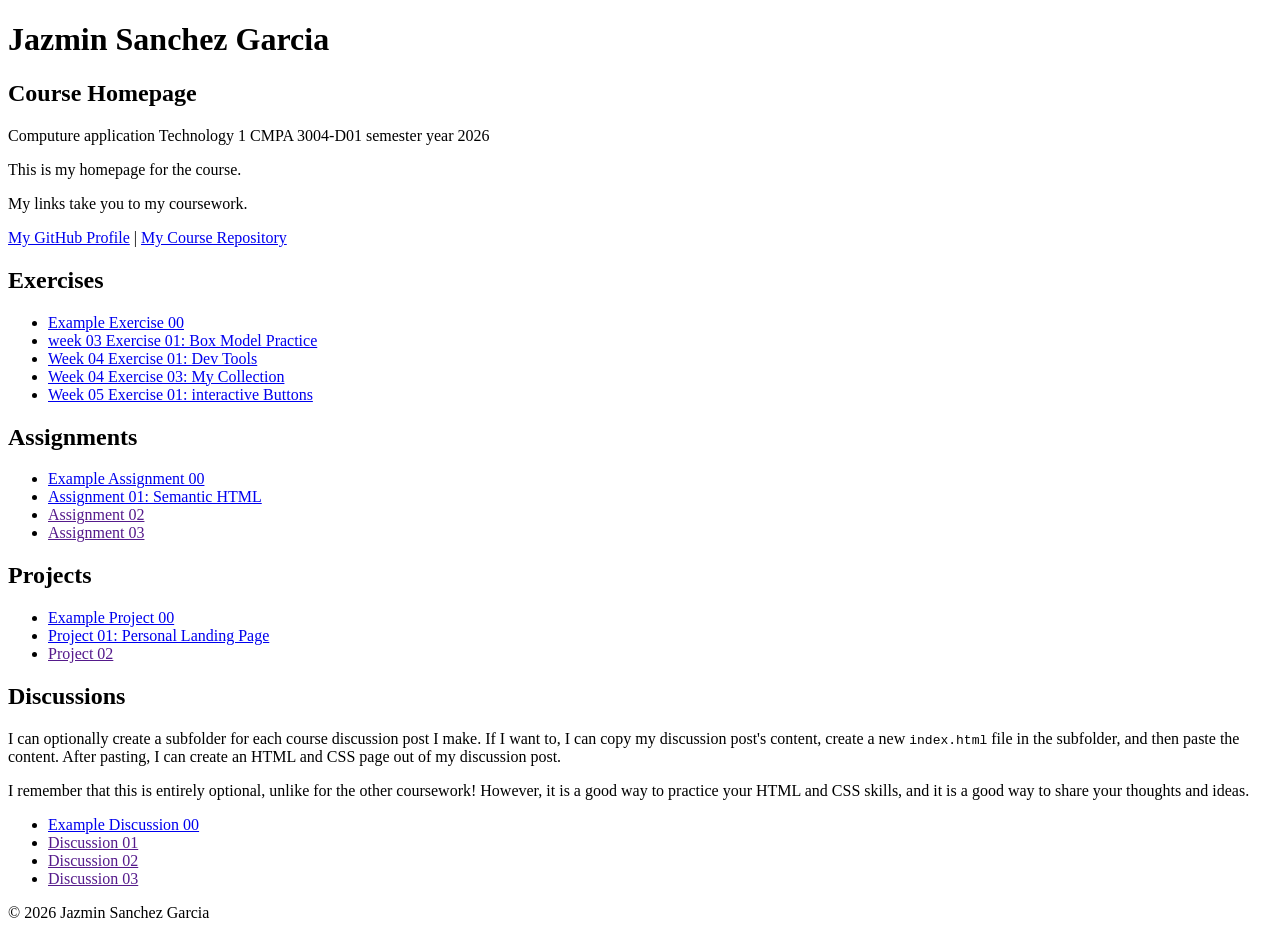
<file: index.html>
<!DOCTYPE html>

<!--

INSTRUCTIONS: HOW TO CHANGE THIS PAGE:

1. Change "Student Name" in the title above to your real name.

2. Change "Your Name" in the big heading below to your real name.

3. Change "your-username" to your real GitHub username in both links.

4. Change "your-repo-name" to the name of this repository.

5. Change "Course Name" to the name of your class.

6. Change "Semester Year" to match when you are taking this class.

7. Add links to your work:
    - Find the words that say "Exercise 01", "Assignment 01", etc.
    - Between the quote marks in href="", put the relative link to your work in the subfolder. You can simply link to the subfolder name. Take a look at the example folders and links to see how to do this.
    - For work not yet started/completed, you can leave the href="" blank until you are ready.
    - Change the words "Exercise 01" to match the name of the exercise. Do the same for assignments and projects. If you add your discussion posts, do the same for them.
    - Do this for each piece of work you finish.

8. You can add more links by copying a whole line like this:
    <li><a href="">New Work Name</a></li>
    Then paste it below the last one in that section.

9. Save your changes and push to GitHub when you are done. Remember you can use GitHub Desktop to help you with this.

Remember: During the course, if you want, you can style your homepage to introduce your own style and aesthetics. To start, keep this page simple and plain. This is just a template to get you started. Embrace the handcrafted approach to web design and development: change things to make them your own.

Remember: You must have a GitHub account, a new GitHub repository for this course, and this file (index.html) in that repository. 

Remember: You must create subfolders for each piece of coursework as the semester progresses.

-->

<html lang="en">
    <head>
        <meta charset="UTF-8" />
        <title>Course Homepage template</title>
        <meta charset="UTF-8" />
        <meta name="viewport" content="width=device-width, initial-scale=1.0" />
        <title>Jazmin Sanchez Garcia - Course Homepage</title>
    </head>

    <body>
        <header>
            <h1>Jazmin Sanchez Garcia</h1>
            <h2>Course Homepage</h2>
            <p>Computure application Technology 1 CMPA 3004-D01 semester year 2026</p>
            <p>This is my homepage for the course.</p>
            <p>My links take you to my coursework.</p>
            <nav>
                <a href="https://github.com/jasanchezgarcia">My GitHub Profile</a>
                |
                <a href="https://jasanchezgarcia.github.io/cmpa3304/">
                    My Course Repository
                </a>
            </nav>
        </header>

        <main>
            <section>
                <h2>Exercises</h2>
                <ul>
                    <li>
                        <a href="example-exercise-00/">Example Exercise 00</a>
                    </li>
                    <li><a href="week-03-exercise-01/">week 03 Exercise 01: Box Model Practice</a></li>
                    <li><a href="week-04-exercise-01/">Week 04 Exercise 01: Dev Tools</a></li>
                    <li><a href="week-04-exercise-02">Week 04 Exercise 03: My Collection</a></li>
                    <li><a href="week-05-exercise-01">Week 05 Exercise 01: interactive Buttons</a></li>
                </ul>
            </section>

            <section>
                <h2>Assignments</h2>
                <ul>
                    <li>
                        <a href="example-assignment-00/">
                            Example Assignment 00
                        </a>
                    </li>
                    <li><a href="assignment-01/">Assignment 01: Semantic HTML</a></li>
                    <li><a href="">Assignment 02</a></li>
                    <li><a href="">Assignment 03</a></li>
                </ul>
            </section>

            <section>
                <h2>Projects</h2>
                <ul>
                    <li>
                        <a href="example-project-00/">Example Project 00</a>
                    </li>
                    <li><a href="project-01/">Project 01: Personal Landing Page</a></li>
                    <li><a href="">Project 02</a></li>
                </ul>
            </section>

            <section>
                <h2>Discussions</h2>
                <p>
                    I can optionally create a subfolder for each course
                    discussion post I make. If I want to, I can copy my
                    discussion post's content, create a new
                    <code>index.html</code>
                    file in the subfolder, and then paste the content. After
                    pasting, I can create an HTML and CSS page out of my
                    discussion post.
                </p>
                <p>
                    I remember that this is entirely optional, unlike for the
                    other coursework! However, it is a good way to practice your
                    HTML and CSS skills, and it is a good way to share your
                    thoughts and ideas.
                </p>
                <ul>
                    <li>
                        <a href="example-discussion-00/">
                            Example Discussion 00
                        </a>
                    </li>
                    <li><a href="">Discussion 01</a></li>
                    <li><a href="">Discussion 02</a></li>
                    <li><a href="">Discussion 03</a></li>
                </ul>
            </section>
        </main>

        <footer>
            <p>&copy; 2026 Jazmin Sanchez Garcia</p>
        </footer>
    </body>
</html>
</file>
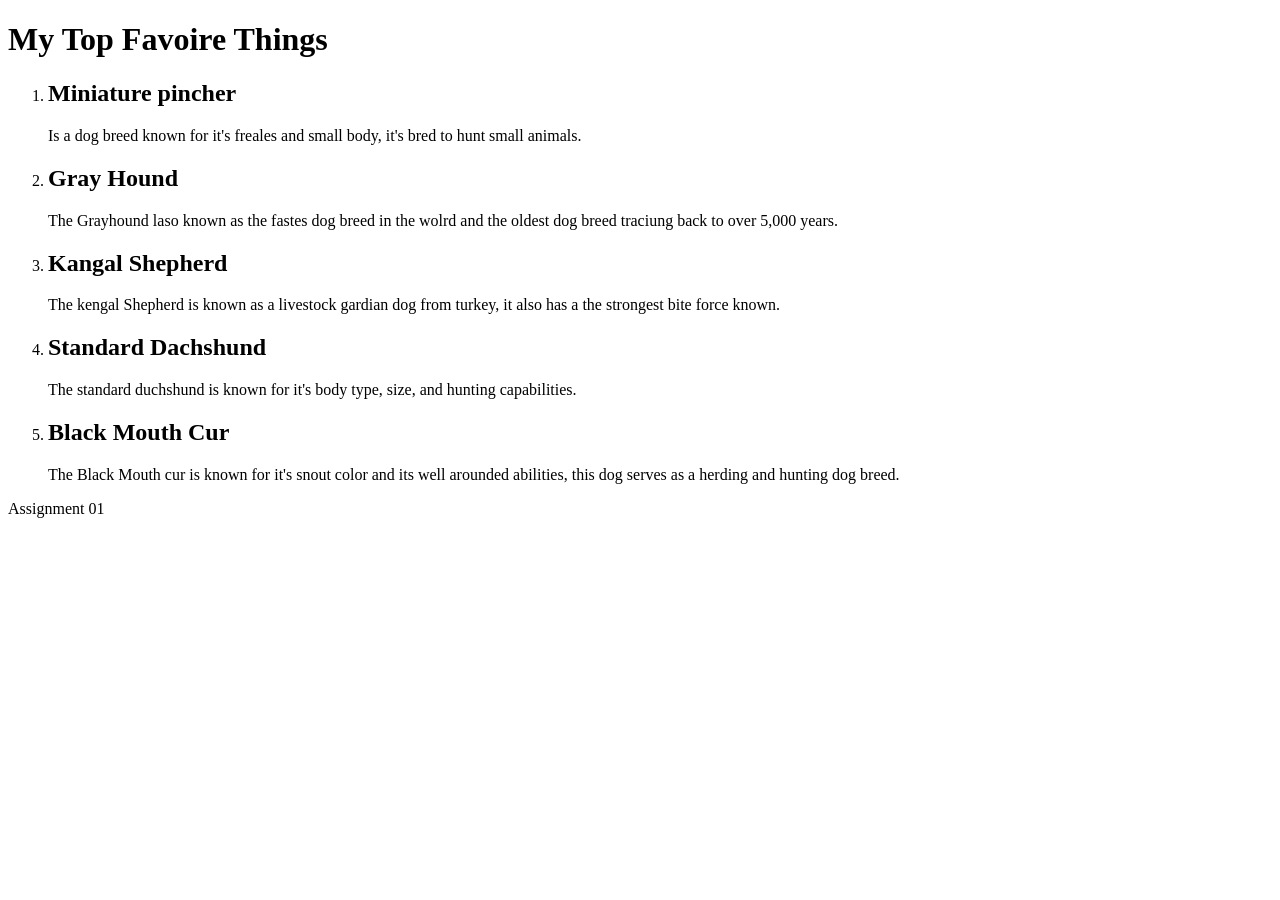
<file: assigment-01/index.html>
<!DOCTYPE html>
<head> 
    <title>My top five favoire things</title>
    <meta name="viewport" concent=" width=device-width, initial-scale=1.0" />
    <meta charset="Utf-8" />

</head>
<Body>
    <header>
    <h1>My Top Favoire Things</h1>
    </header>
    <main> 
        <ol>
            <li>
                <h2>Miniature pincher</h2>
            <p>Is a dog breed known for it's freales and small body,
                 it's bred to hunt small animals.</p>
            </li>
            <li>
                <h2>Gray Hound</h2>
            <p>The Grayhound laso known as the fastes dog breed in the wolrd and
                 the oldest dog breed traciung back to over 5,000 years.</p>
            </li>
            <li>
                <h2>Kangal Shepherd</h2>
                <p>The kengal Shepherd is known as a livestock gardian dog from turkey, 
                    it also has a the strongest bite force known. 
                </p>
            </li>
            <li>
                    <h2>Standard Dachshund</h2>
                    <p>The standard duchshund is known for it's body type, size, and hunting capabilities.</p>
                
                </li>
            <li>
                <h2>Black Mouth Cur</h2>
                <p>The Black Mouth cur is known for it's snout color and its well arounded abilities,
                    this dog serves as a herding and hunting dog breed. 
                </p>

            </li>

        </ol>

    </main>
    <footer>
        <p>Assignment 01</p>

    </footer>
</Body>
</file>
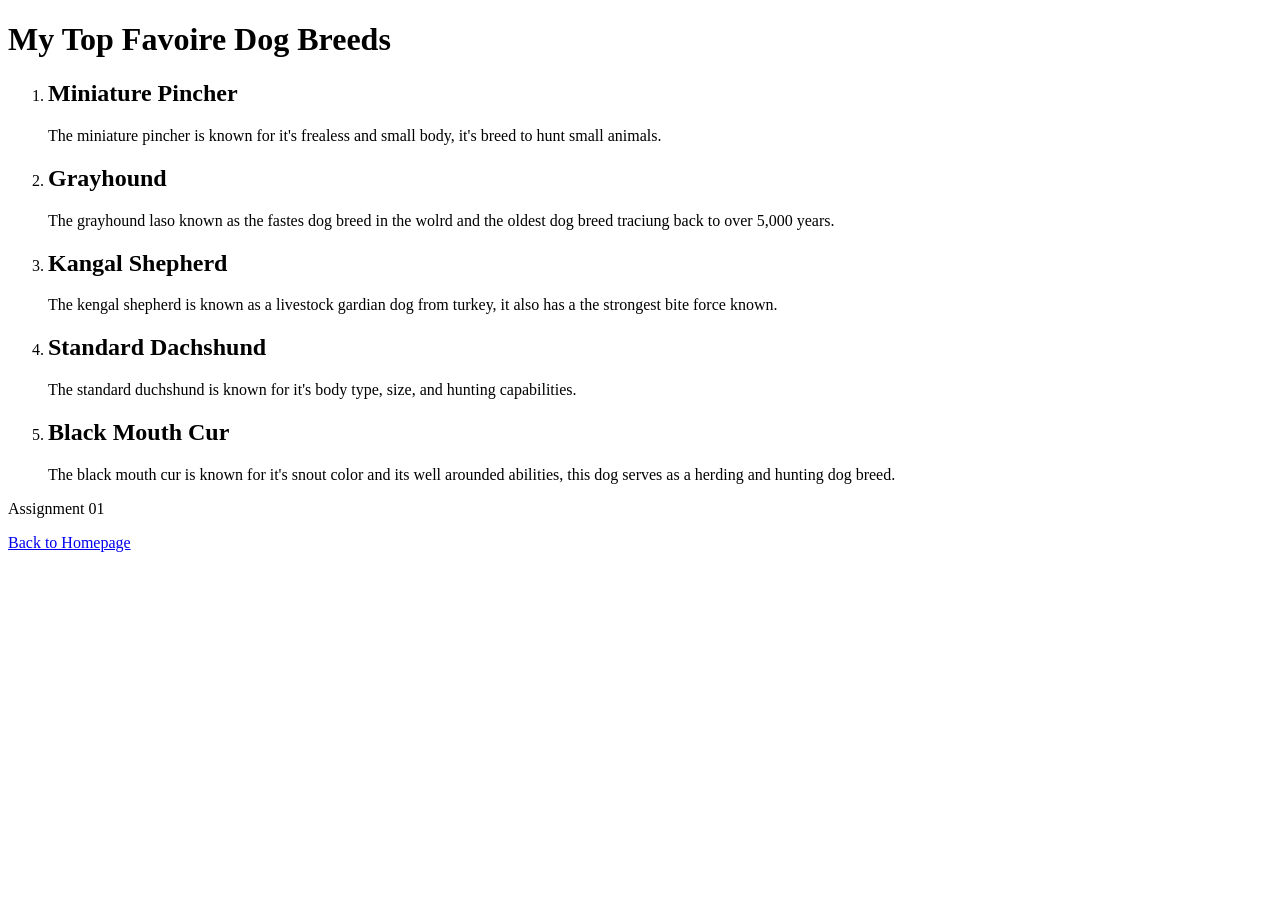
<file: assignment-01/index.html>
<!DOCTYPE html>
<head> 
    <title>My Top five Favorite Dog Breeds</title>
    <meta name="viewport" concent=" width=device-width, initial-scale=1.0" />
    <meta charset="Utf-8" />

</head>
<Body>
    <header>
    <h1>My Top Favoire Dog Breeds</h1>
    </header>
    <main> 
        <ol>
            <li>
                <h2>Miniature Pincher</h2>
            <p>The miniature pincher is known for it's frealess and small body,
                 it's breed to hunt small animals.</p>
            </li>
            <li>
                <h2>Grayhound</h2>
            <p>The grayhound laso known as the fastes dog breed in the wolrd and
                 the oldest dog breed traciung back to over 5,000 years.</p>
            </li>
            <li>
                <h2>Kangal Shepherd</h2>
                <p>The kengal shepherd is known as a livestock gardian dog from turkey, 
                    it also has a the strongest bite force known. 
                </p>
            </li>
            <li>
                    <h2>Standard Dachshund</h2>
                    <p>The standard duchshund is known for it's body type, size, and hunting capabilities.</p>
                
                </li>
            <li>
                <h2>Black Mouth Cur</h2>
                <p>The black mouth cur is known for it's snout color and its well arounded abilities,
                    this dog serves as a herding and hunting dog breed. 
                </p>

            </li>

        </ol>

    </main>

    <footer>
        <p>Assignment 01</p>

    </footer>
    
    <a href="../index.html">Back to Homepage</a>
</Body>
</file>
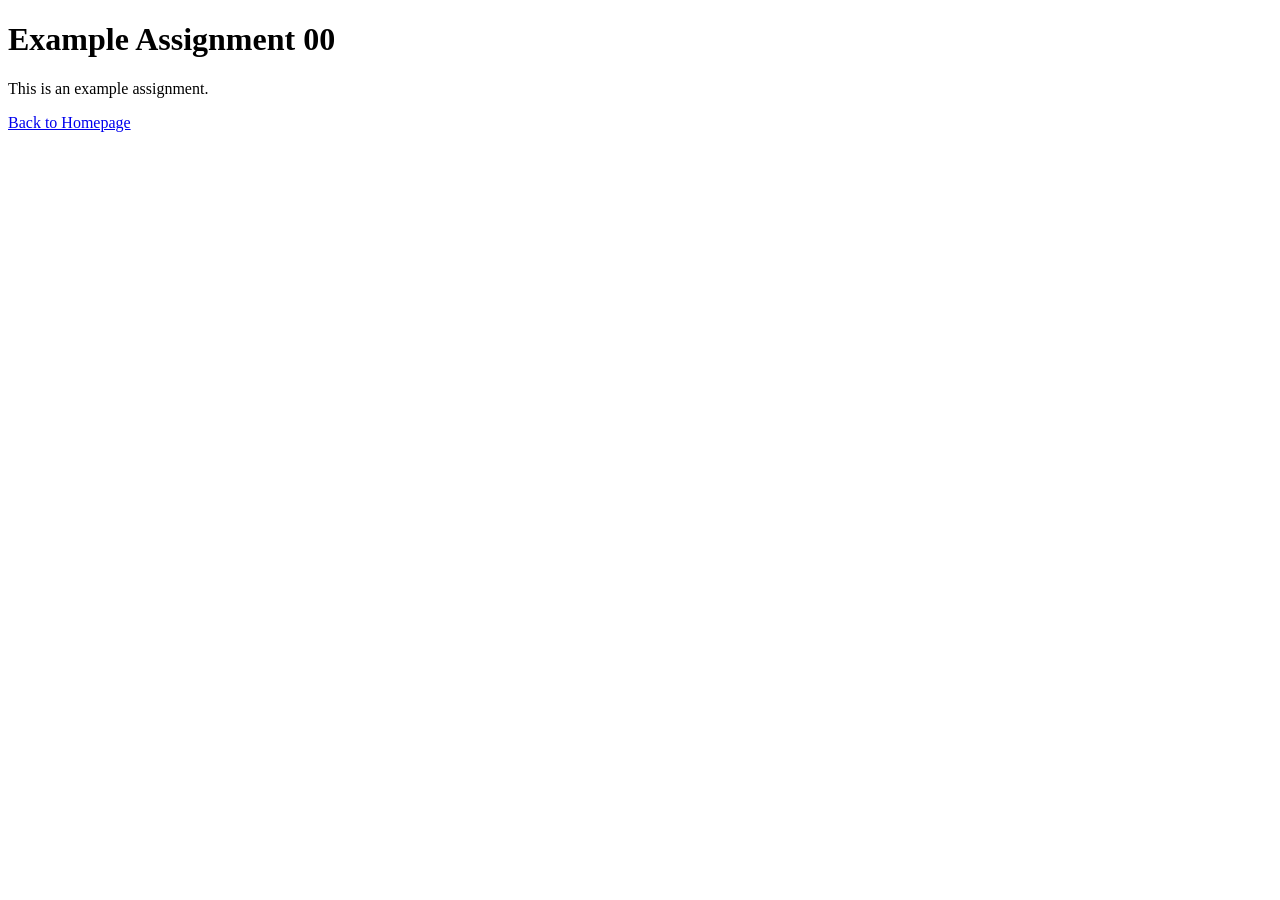
<file: example-assignment-00/index.html>
<!DOCTYPE html>
<html lang="en">
    <head>
        <meta charset="UTF-8" />
        <meta name="viewport" content="width=device-width, initial-scale=1.0" />
        <title>Example Assignment 00</title>
    </head>
    <body>
        <h1>Example Assignment 00</h1>
        <p>This is an example assignment.</p>
        <a href="../index.html">Back to Homepage</a>
    </body>
</html>
</file>
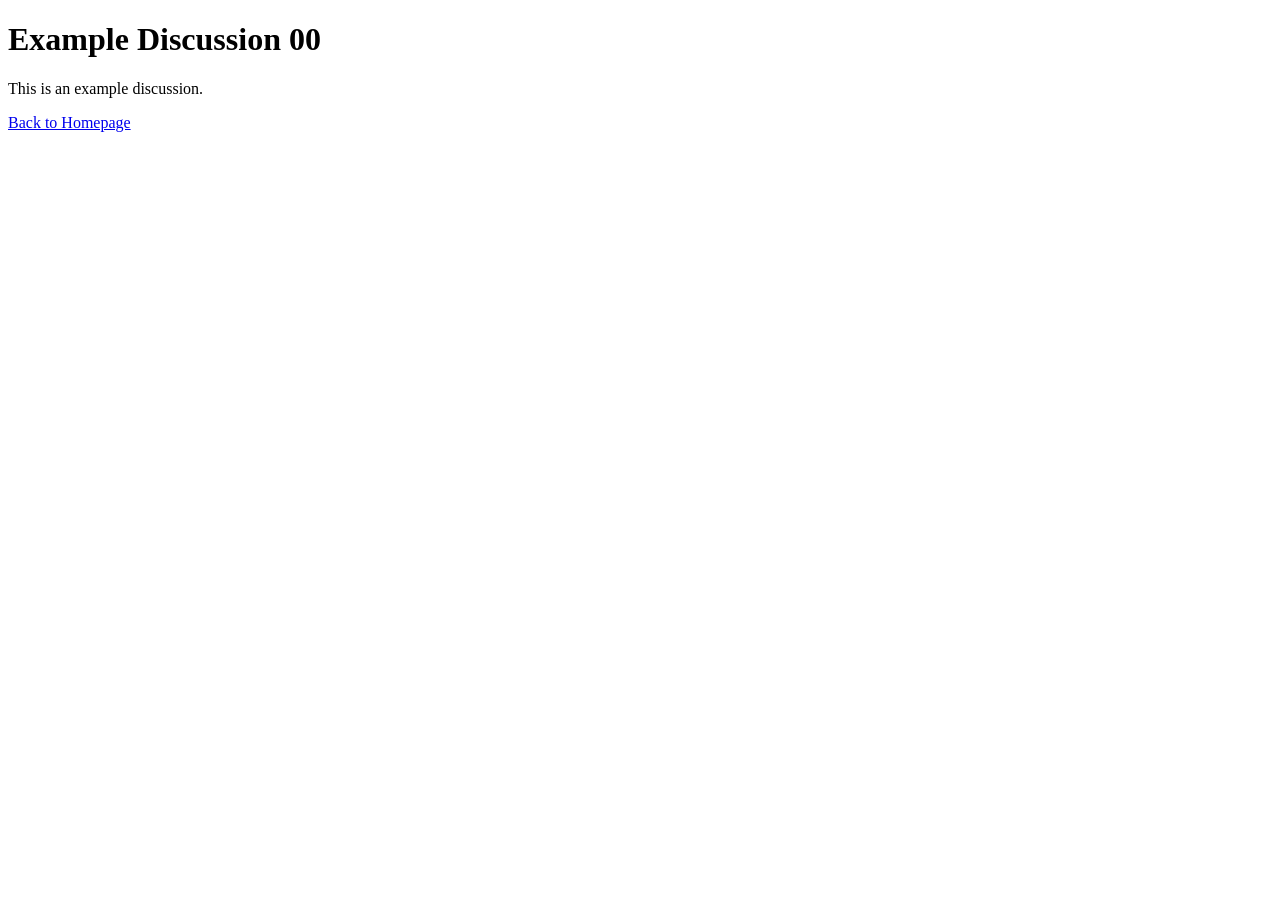
<file: example-discussion-00/index.html>
<!DOCTYPE html>
<html lang="en">
    <head>
        <meta charset="UTF-8" />
        <meta name="viewport" content="width=device-width, initial-scale=1.0" />
        <title>Example Discussion 00</title>
    </head>
    <body>
        <h1>Example Discussion 00</h1>
        <p>This is an example discussion.</p>
        <a href="../index.html">Back to Homepage</a>
    </body>
</html>
</file>
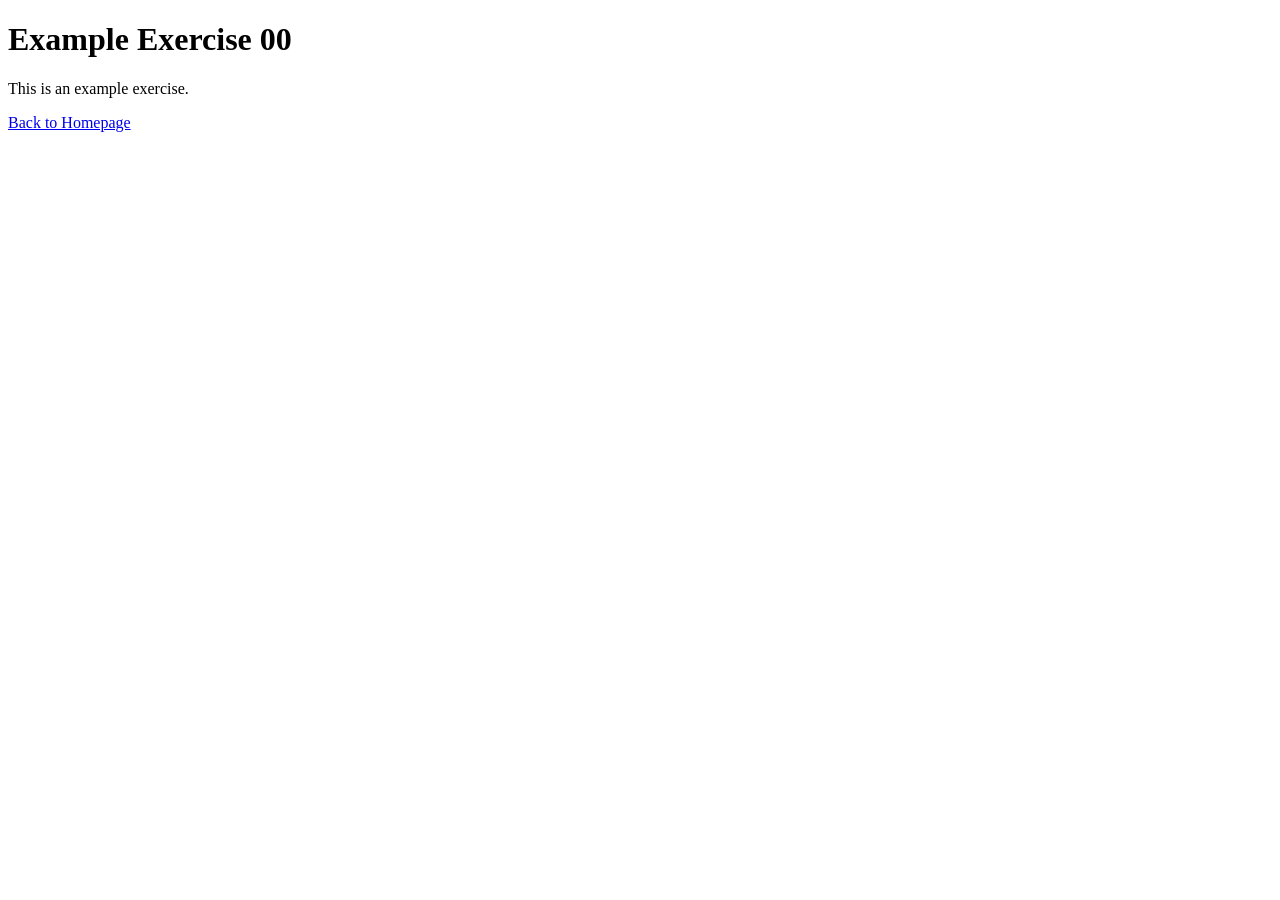
<file: example-exercise-00/index.html>
<!DOCTYPE html>
<html lang="en">
    <head>
        <meta charset="UTF-8" />
        <meta name="viewport" content="width=device-width, initial-scale=1.0" />
        <title>Example Exercise 00</title>
    </head>
    <body>
        <h1>Example Exercise 00</h1>
        <p>This is an example exercise.</p>
        <a href="../index.html">Back to Homepage</a>
    </body>
</html>
</file>
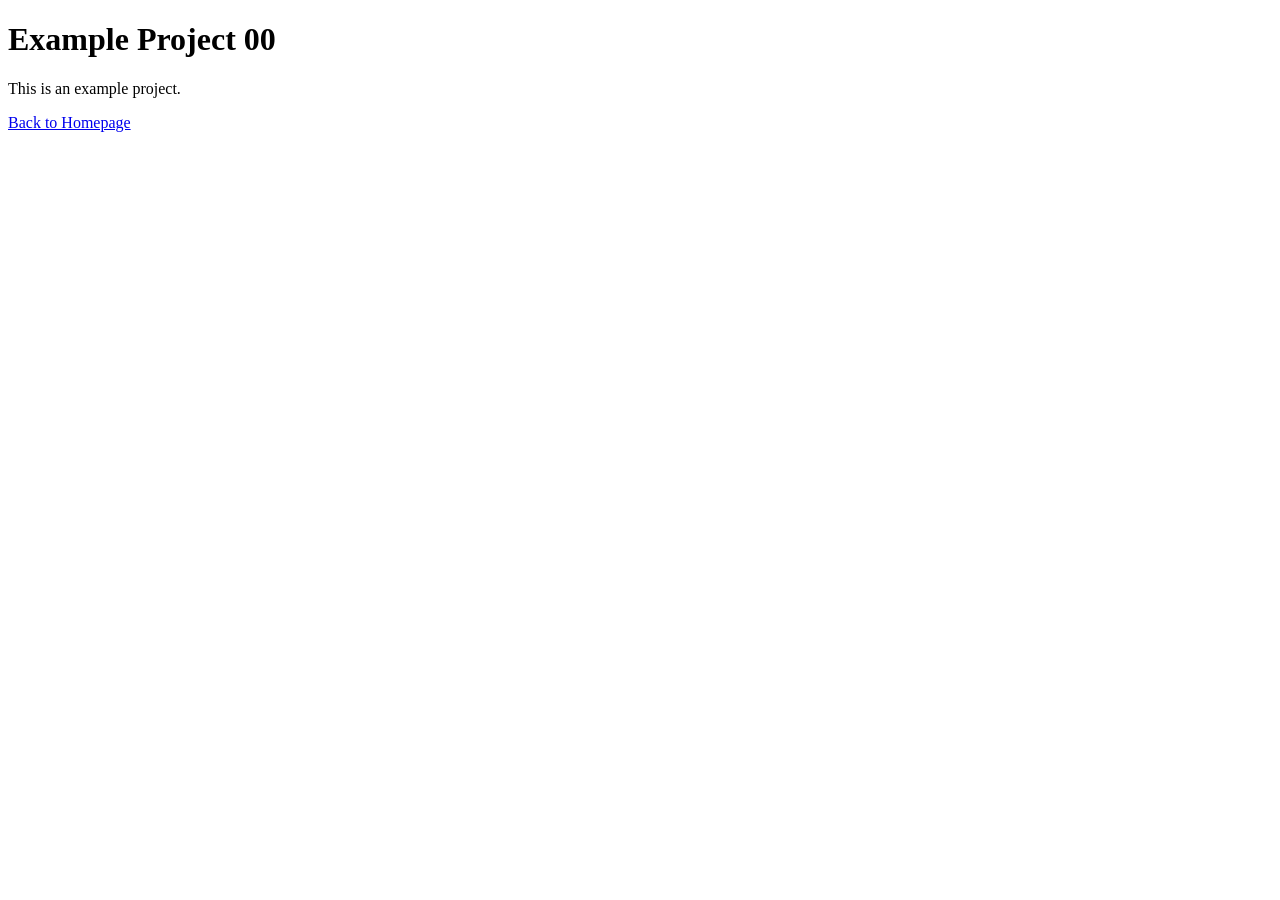
<file: example-project-00/index.html>
<!DOCTYPE html>
<html lang="en">
    <head>
        <meta charset="UTF-8" />
        <meta name="viewport" content="width=device-width, initial-scale=1.0" />
        <title>Example Project 00</title>
    </head>
    <body>
        <h1>Example Project 00</h1>
        <p>This is an example project.</p>
        <a href="../index.html">Back to Homepage</a>
    </body>
</html>
</file>
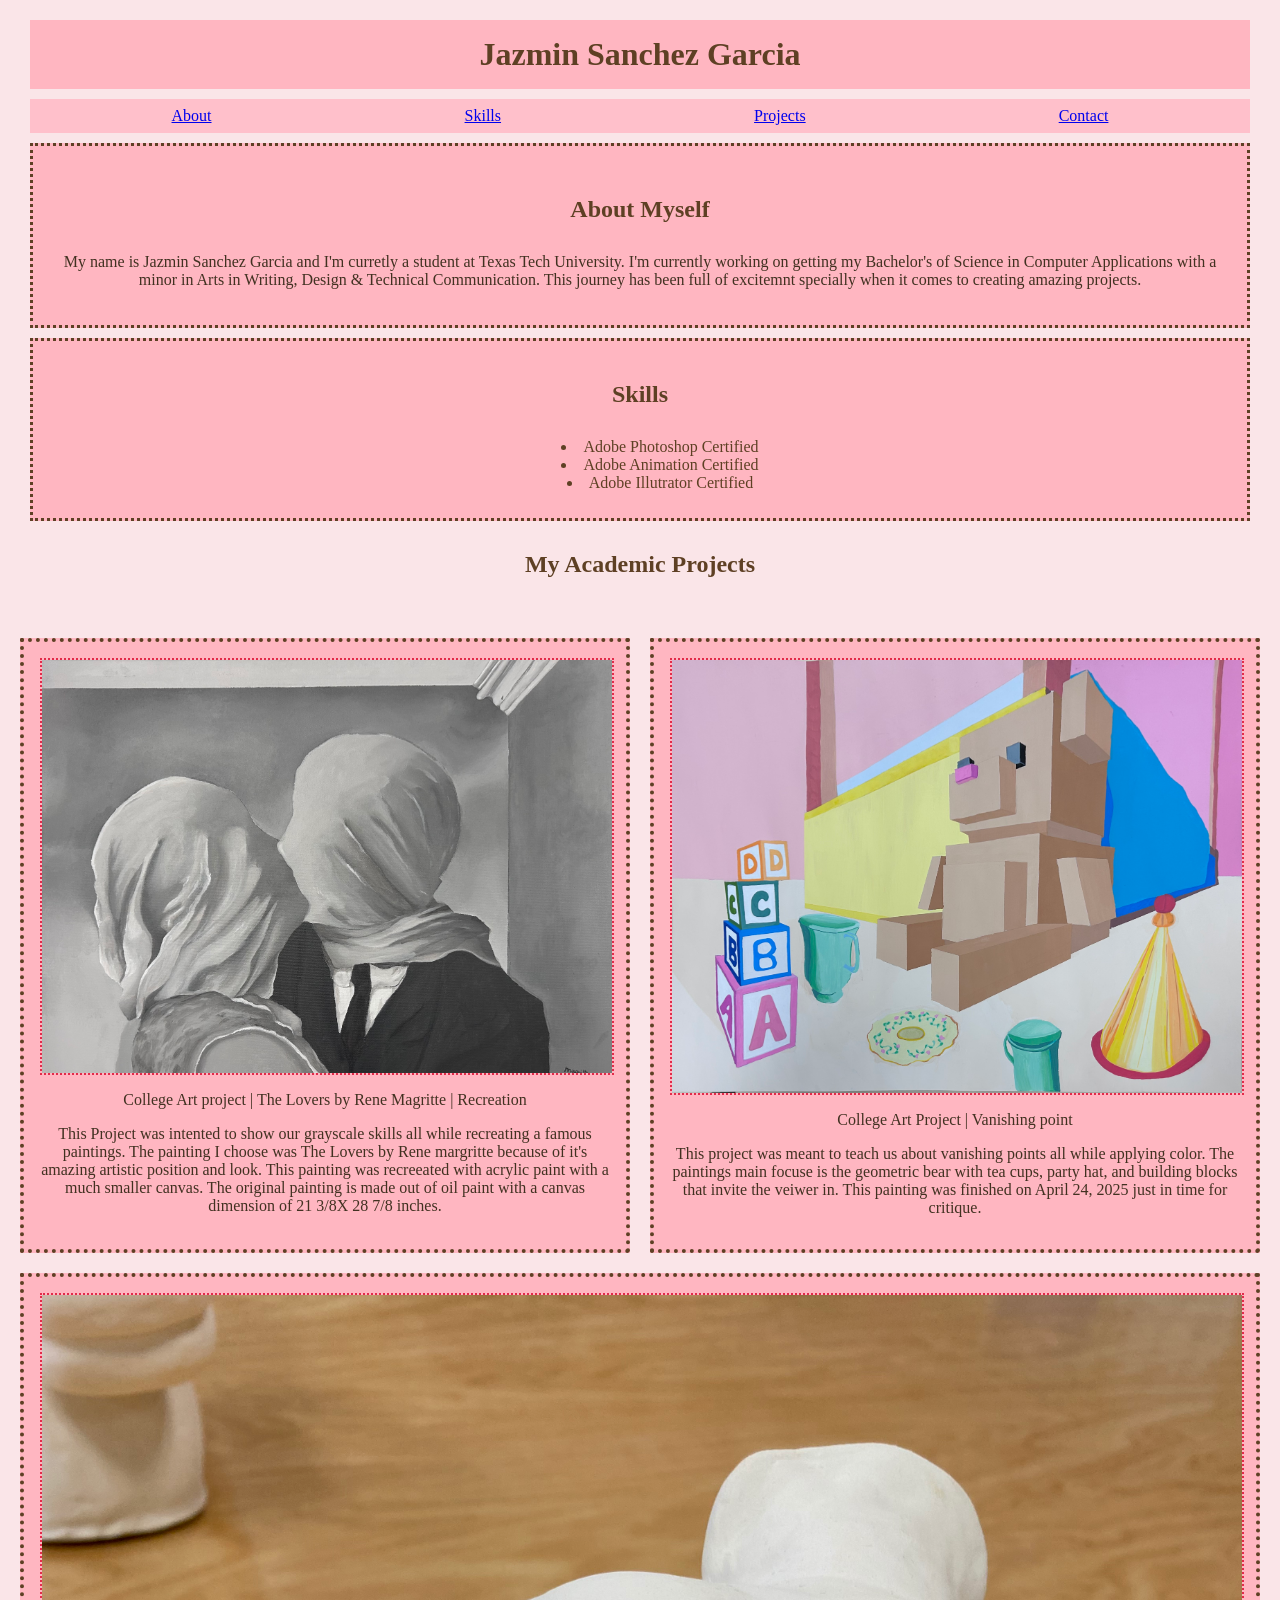
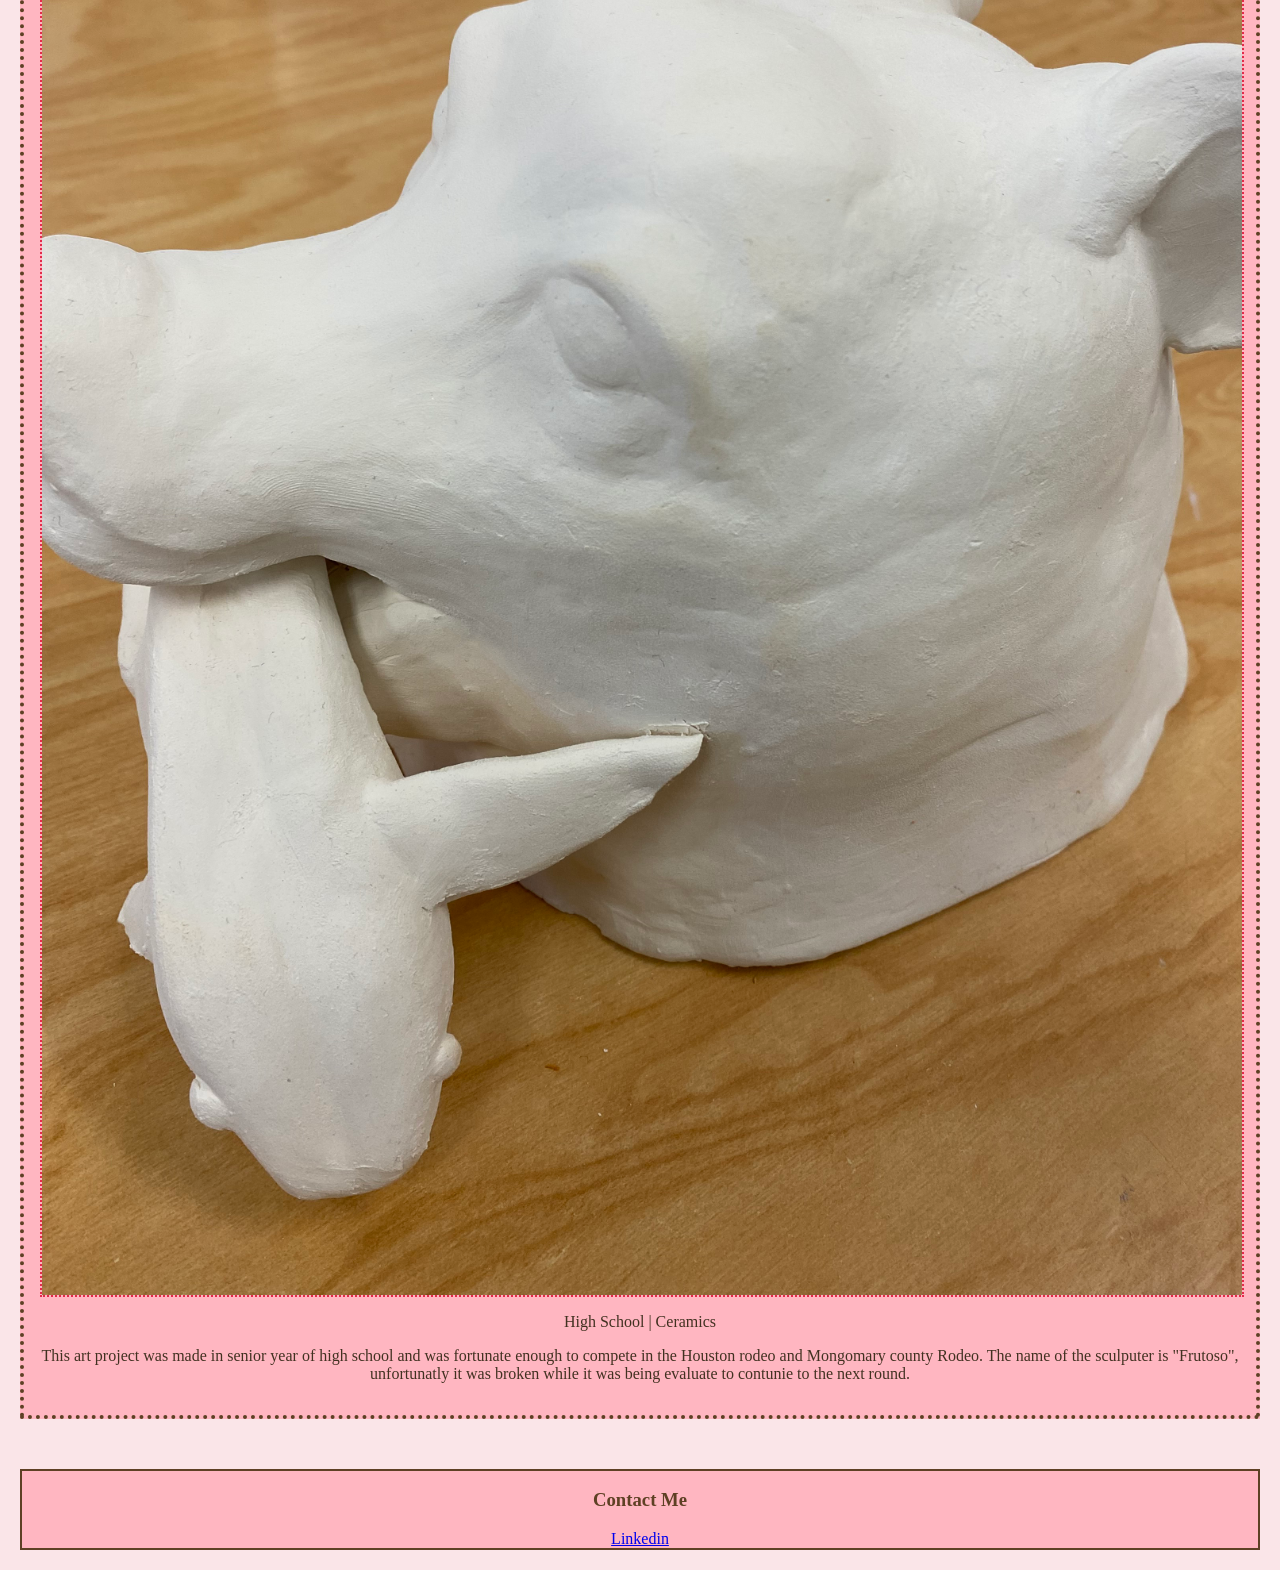
<file: project-01/index.html>
<!DOCTYPE html>
<html lang="en">
<head> 

    <meta charset="UTF-8">
    <meta name="viewport" content="width=device-width, initial-scale=1.0">
    <title>Jazmin Sanchez Garcia Portfolio</title>
    <link rel="stylesheet" href="style.css">

</head>

<body>
    <header>
    <h1>Jazmin Sanchez Garcia</h1>
    </header>

    <nav>
        <a href="#about">About</a>
        <a href="#skills">Skills</a>
        <a href="#projects">Projects</a>
        <a href="#contact">Contact</a>
    </nav>

    

    <main>
        <section id="about" class="about">
            <h2>About Myself</h2>
            <p>
                My name is Jazmin Sanchez Garcia and I'm curretly a student at Texas Tech
                University. I'm currently working on getting my Bachelor's of Science in 
                Computer Applications with a minor in Arts in Writing, Design & Technical
                Communication. This journey has been full of excitemnt specially when it comes
                to creating amazing projects.
            </p>
        </section>

        <section id="skills" class="skills">
            <h2>Skills</h2>
            <ul>
                <li>Adobe Photoshop Certified</li>
                <li>Adobe Animation Certified</li>
                <li>Adobe Illutrator Certified</li>
            </ul>
        </section>



        <section id="projects">
            <h2>My Academic Projects</h2>

<div class="collection-grid">

                <div class="collection-card">
                    <img src="recreation-painting.jpeg" alt="Recreation Painting">
                    <p class="details">College Art project | The Lovers by Rene Magritte | Recreation</p>
                    <p class="discription">
                        This Project was intented to show our grayscale skills all while recreating a famous paintings. 
                        The painting I choose was The Lovers by Rene margritte because of it's amazing artistic position and 
                        look. This painting was recreeated with acrylic paint with a much smaller canvas. The original painting 
                        is made out of oil paint with a canvas dimension of 21 3/8X 28 7/8 inches. 
                    </p>
                </div>

                <div class="collection-card">
                    <img src="vanishing-point-painting.jpeg" alt="Vanishing Point Painting">
                    <p class="details">College Art Project | Vanishing point</p>
                    <p class="discription">
                        This project was meant to teach us about vanishing points all while applying color. 
                        The paintings main focuse is the geometric bear with tea cups, party hat, and building blocks that 
                        invite the veiwer in. This painting was finished on April 24, 2025 just in time for critique. 
                    </p>
                </div> 
                <div class="collection-card">
                    <img src="ceramics-bear.jpeg" alt="Ceramics Bear">
                    <p class="details">High School | Ceramics</p>
                    <p class="discription">
                        This art project was made in senior year of high school and was fortunate enough to 
                        compete in the Houston rodeo and Mongomary county Rodeo. The name of the sculputer is "Frutoso", unfortunatly 
                        it was broken while it was being evaluate to contunie to the next round. 
                    </p>
                </div>  

        </section>

    </main>
</div>
    <footer id="contact">
        <h3>Contact Me</h3>
        <a href="https://www.linkedin.com/in/jazmin-sanchez-garcia/">Linkedin</a>
    </footer>

</body>


</html>
</file>
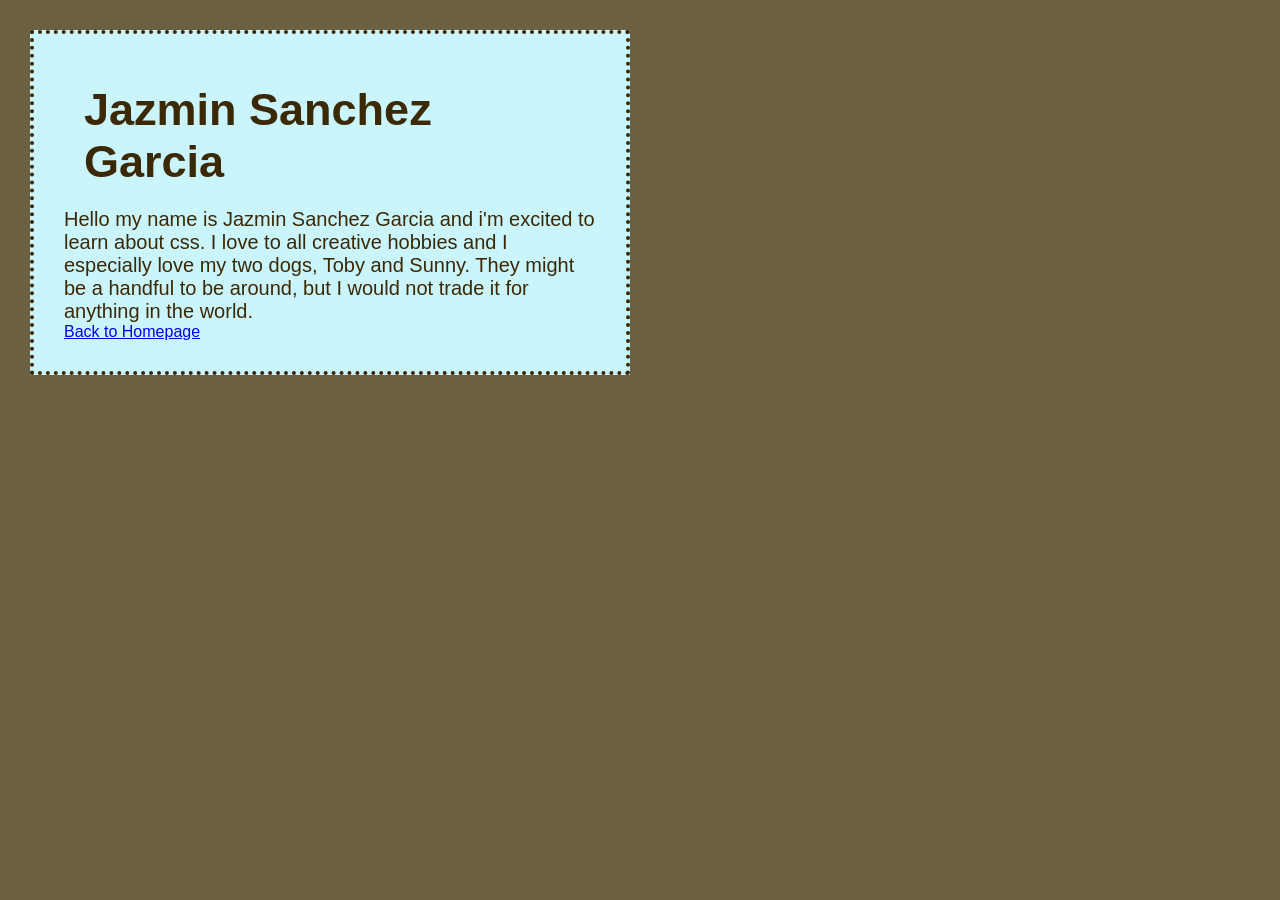
<file: week-03-exercise-01/index.html>
<!DOCTYPE html> 
<html Lang="en">
    <head> 
        <meta name="viewport" concent=" width=device-width, initial-scale=1.0" />
    <meta charset="Utf-8" />
        <title>Jazmin Sanchez Garcia</title>
        <link rel="stylesheet" href="style.css">
    </head>
    <body>
        <div class="card"> 
            <h1>Jazmin Sanchez Garcia</h1>
            <p>
                Hello my name is Jazmin Sanchez Garcia and i'm excited to learn
                about css. I love to all creative hobbies and I especially love my two dogs,
                 Toby and Sunny. They might be a handful to be around, but I would not
                trade it for anything in the world. 
            </p>
            <a href="../index.html">Back to Homepage</a>
        </div>
    </body>
</html>
</file>
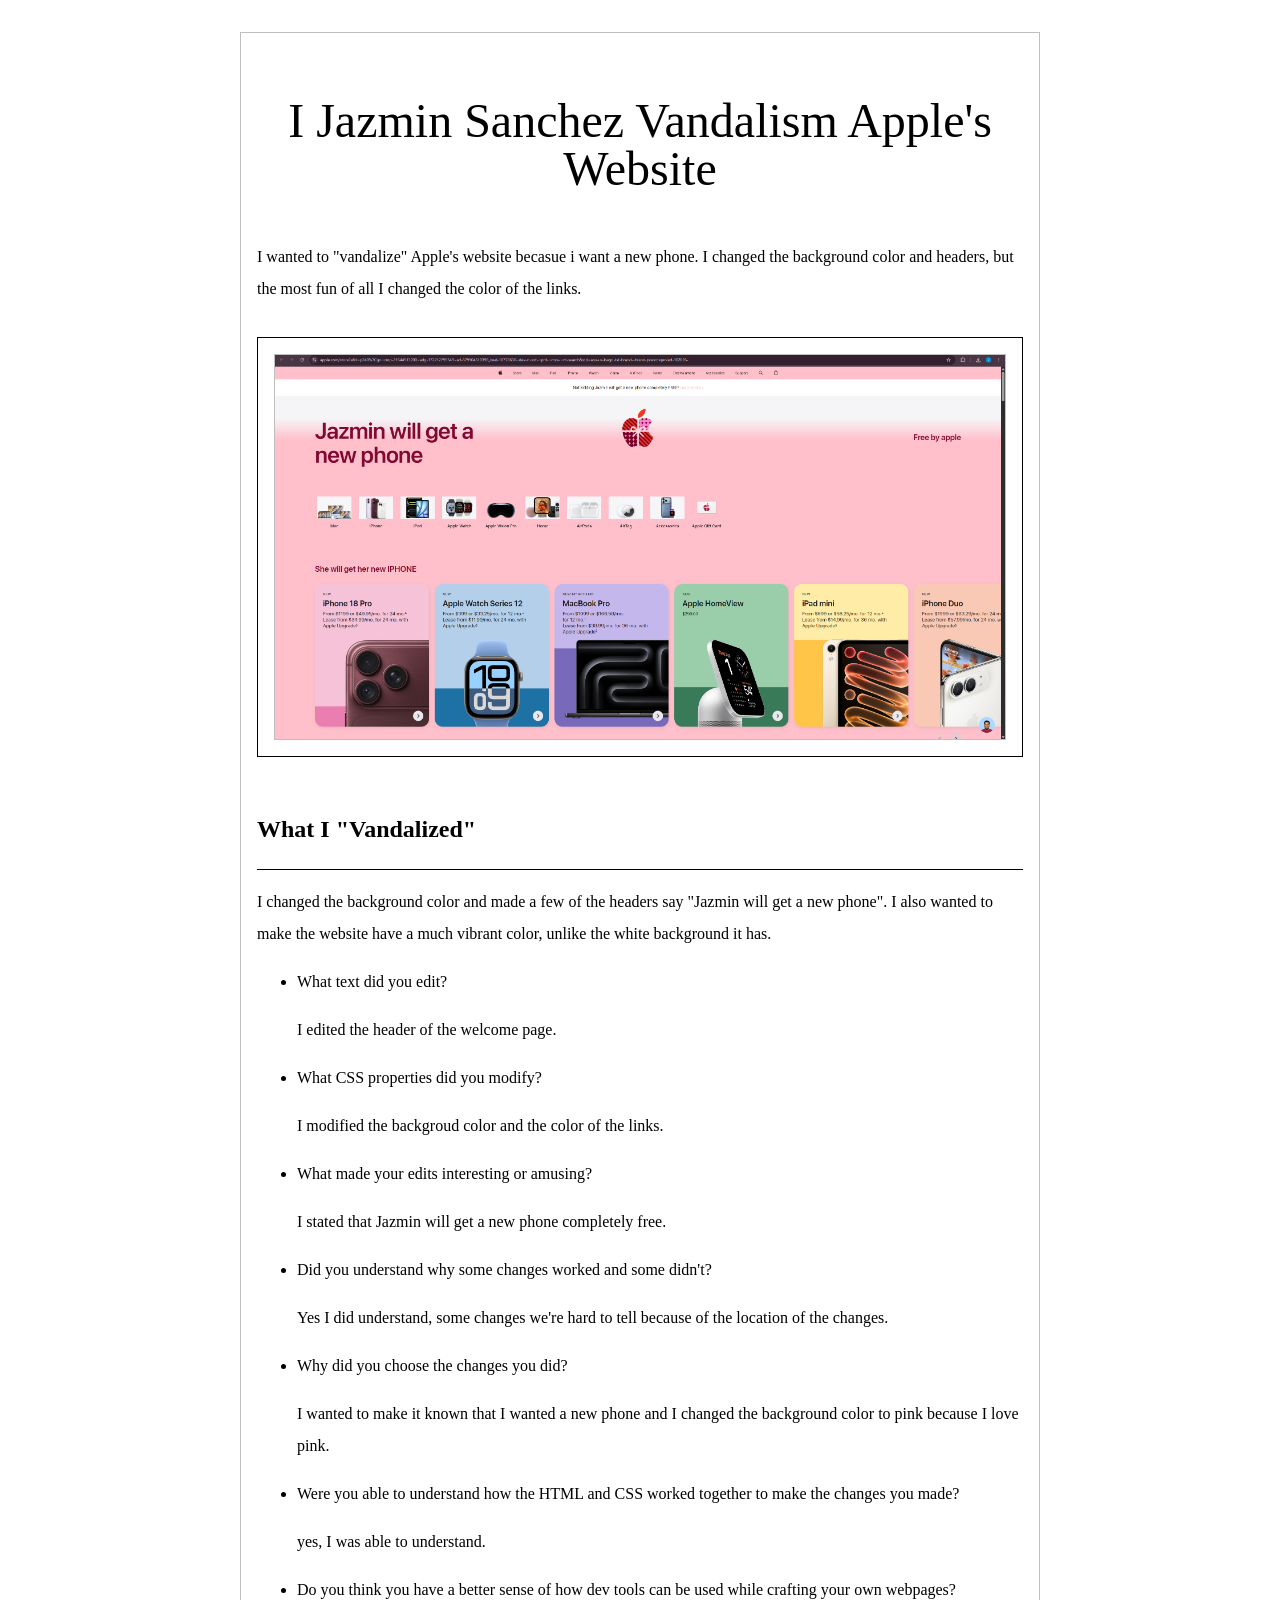
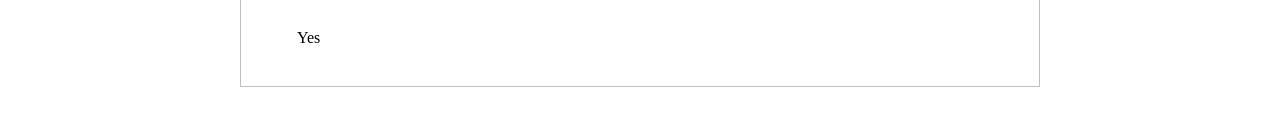
<file: week-04-exercise-01/index.html>
<!DOCTYPE html>
<html lang="en">

<head>
    <meta charset="UTF-8" />
    <meta name="viewport" content="width=device-width, initial-scale=1.0" />
    <title>Week 04 Exercise 01 - My Dev Tools Vandalism</title>
    <link rel="stylesheet" href="./style.css" />
</head>

<body>
    <main>
        <h1>I Jazmin Sanchez Vandalism Apple's Website</h1>
        <p>
            I wanted to "vandalize" Apple's website becasue i want a new phone.
            I changed the background color and headers, but the most fun of all 
            I changed the color of the links. 
        </p>
        <div class="screenshot-container">
            <!-- 
                IMPORTANT: Update the src attribute below to match your screenshot filename.
                Example: If your screenshot is named "apple-dot-com-but-with-papyrus-font.png", change the line to:
                src="./apple-dot-com-but-with-papyrus-font.png"
            -->
            <img src="apple-screenshot-but-with-pink-background-and-my-name.png" alt="Screenshot of the webpage I vandalized" />
        </div>
        <h2>What I "Vandalized"</h2>
        <p>
            I changed the background color and made a few of the headers say "Jazmin will get a new phone".
            I also wanted to make the website have a much vibrant color, unlike the white background it has.
        <ul>
            <li>What text did you edit?</li>
            <p>I edited the header of the welcome page.</p>
            <li>What CSS properties did you modify?</li>
            <p>I modified the backgroud color and the color of the links.</p>
            <li>What made your edits interesting or amusing?</li>
            <p>I stated that Jazmin will get a new phone completely free.</p>
            <li>Did you understand why some changes worked and some didn't?</li>
            <p>Yes I did understand, some changes we're hard to tell because of the location of the changes.</p>
            <li>Why did you choose the changes you did?</li>
            <p>I wanted to make it known that I wanted a new phone and I changed the background color to pink because I love pink.</p>
            <li>Were you able to understand how the HTML and CSS worked together to make the changes you made?</li>
            <p>yes, I was able to understand.</p>
            <li>Do you think you have a better sense of how dev tools can be used while crafting your own webpages?</li>
            <p>Yes</p>
        </ul>
        </p>
    </main>
</body>

</html>
</file>
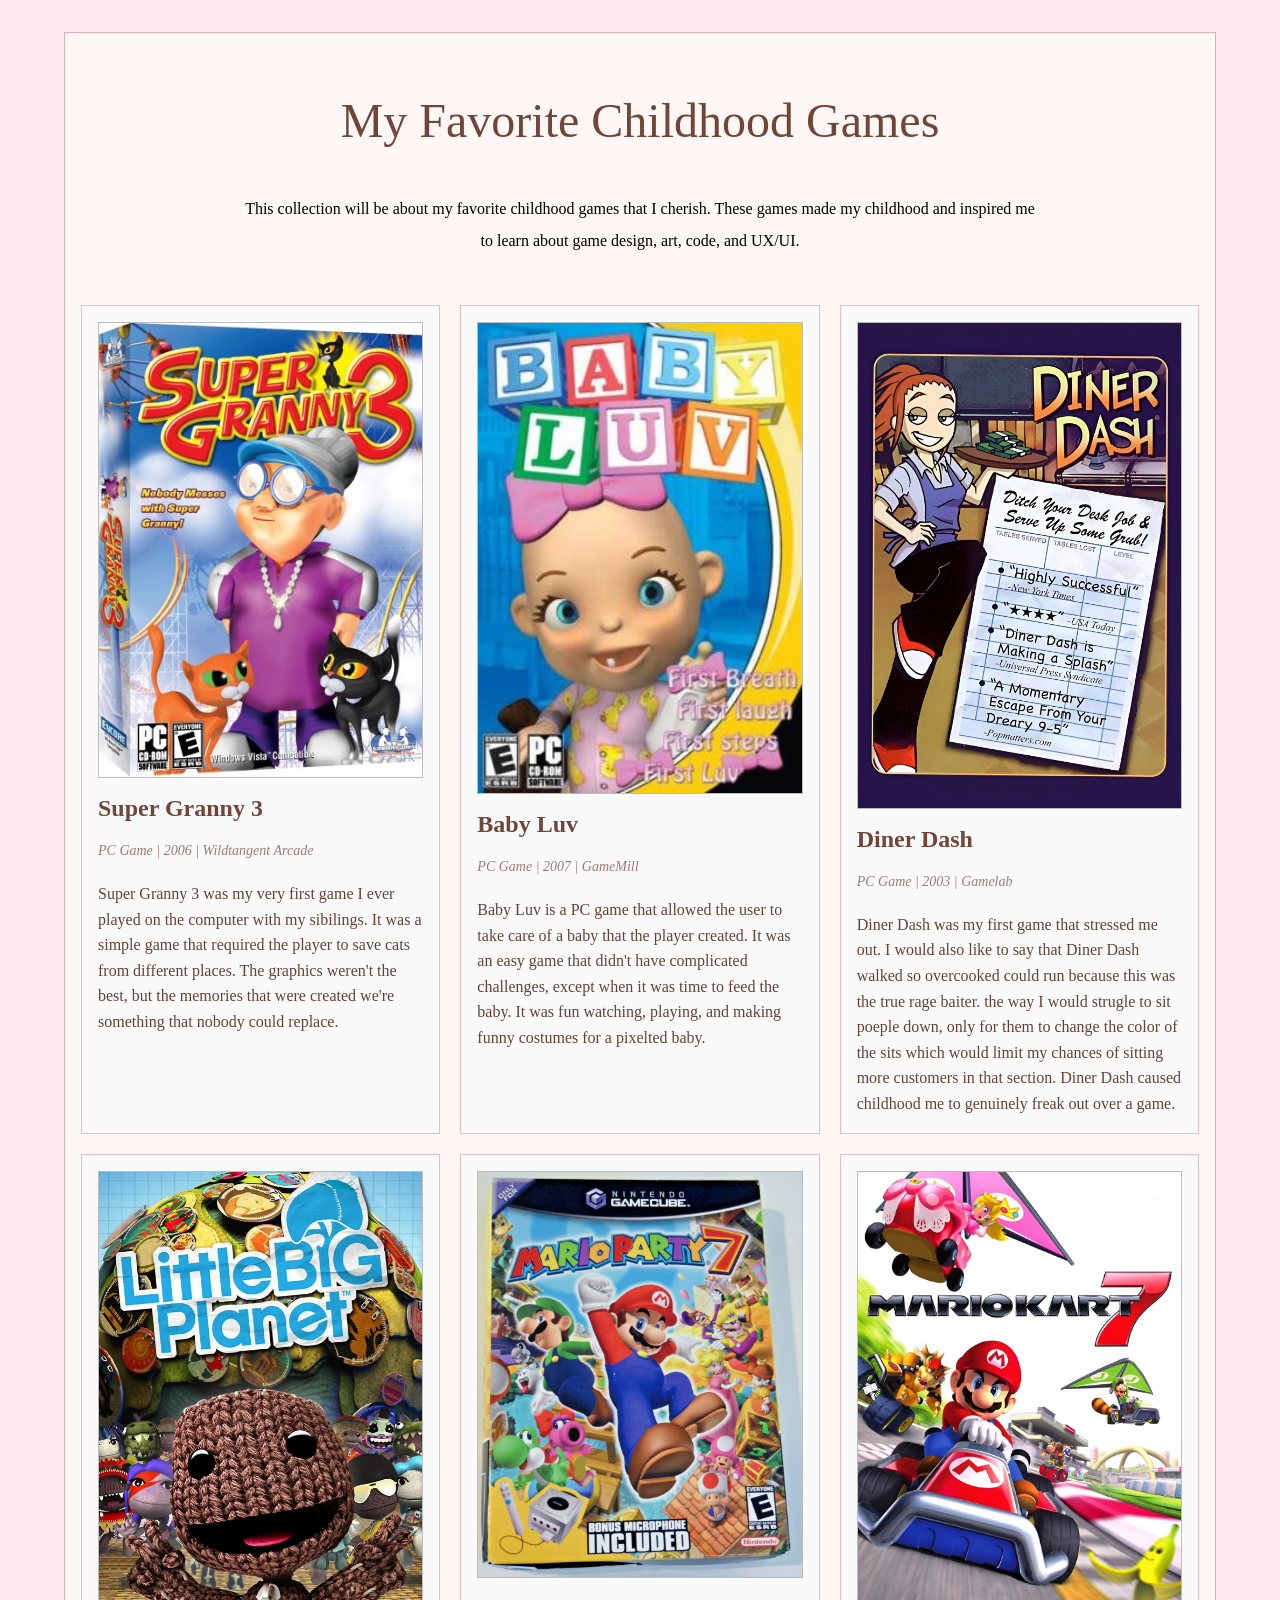
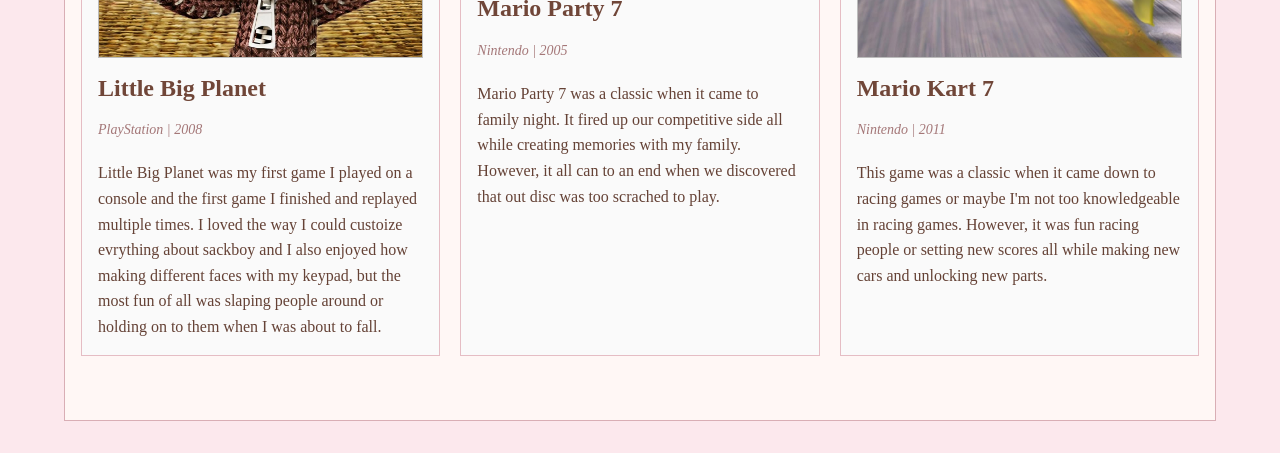
<file: week-04-exercise-02/index.html>
<!DOCTYPE html>
<html lang="en">

<head>
    <meta charset="UTF-8" />
    <meta name="viewport" content="width=device-width, initial-scale=1.0" />
    <title>Week 04 Exercise 02 - My Collection</title>
    <link rel="stylesheet" href="./style.css" />
</head>

<body>
    <main>
        <h1>My Favorite Childhood Games</h1>
        <!-- 
            SAMPLE OVERVIEW TEXT
            Replace this entire paragraph with your own description.
            How do you think about your collection? Write that out here.
            P.S. Please use your own words. Be yourself.
        -->
        <p>
           This collection will be about my favorite childhood games that I cherish. These games 
           made my childhood and inspired me to learn about game design, art, code, and UX/UI. 
        </p>

        <div class="collection-grid">

            <!-- 
                SAMPLE CARD 1
                Replace this entire card with your own item.
                Keep the same structure: image, title, details, description.
            -->
            <div class="collection-card">
                <img src="super-granny-3.jpg" alt="Super Granny 3" />
                <h2>Super Granny 3</h2>
                <p class="details">PC Game | 2006 | Wildtangent Arcade</p>
                <p class="description">
                    Super Granny 3 was my very first game I ever played on the computer with my
                    sibilings. It was a simple game that required the player to save cats from different 
                    places. The graphics weren't the best, but the memories that were created we're something 
                    that nobody could replace.  
                </p>
            </div>

            <!-- 
                SAMPLE CARD 2
                Replace this entire card with your own item.
                Notice the structure is identical to Sample Card 1.
            -->
            <div class="collection-card">
                <img src="baby-luv.jpg" alt="Baby Luv" />
                <h2>Baby Luv</h2>
                <p class="details">PC Game | 2007 | GameMill</p>
                <p class="description">
                    Baby Luv is a PC game that allowed the user to take care of a baby that the player created. 
                    It was an easy game that didn't have complicated challenges, except when it was time to feed
                    the baby. It was fun watching, playing, and making funny costumes for a pixelted baby.  
                    
                </p>
            </div>

            <!-- 
                PLACEHOLDER CARD 3
                Complete this card by adding your image, title, details, and description.
            -->
            <div class="collection-card">
                <img src="diner-dash.jpg" alt="Diner Dash" />
                <h2>Diner Dash</h2>
                <p class="details">PC Game | 2003 | Gamelab</p>
                <p class="description">
                    Diner Dash was my first game that stressed me out. I would also 
                    like to say that Diner Dash walked so overcooked could run because this was the true rage baiter. 
                    the way I would strugle to sit poeple down, only for them to change the color of the sits which
                    would limit my chances of sitting more customers in that section. Diner Dash caused childhood me 
                    to genuinely freak out over a game. 
                </p>
            </div>

            <!-- 
                PLACEHOLDER CARD 4
                Complete this card by adding your image, title, details, and description.
            -->
            <div class="collection-card">
                <img src="little-big-planet.jpg" alt="Little Big Planet" />
                <h2>Little Big Planet</h2>
                <p class="details">PlayStation | 2008 </p>
                <p class="description">
                    Little Big Planet was my first game I played on a console and the first game I finished
                    and replayed multiple times. I loved the way I could custoize evrything about sackboy and
                    I also enjoyed how making different faces with my keypad, but the most fun of all was slaping people around
                    or holding on to them when I was about to fall. 
                </p>
            </div>

            <!-- 
                PLACEHOLDER CARD 5
                Complete this card by adding your image, title, details, and description.
            -->
            <div class="collection-card">
                <img src="mario-party-7.jpg" alt="Mario Party 7" />
                <h2>Mario Party 7</h2>
                <p class="details">Nintendo | 2005 </p>
                <p class="description">
                  Mario Party 7 was a classic when it came to family night. It fired up our competitive side all 
                  while creating memories with my family. However, it all can to an end when we discovered that out 
                  disc was too scrached to play.    
                </p>
            </div>

            <!-- 
                PLACEHOLDER CARD 6
                Complete this card by adding your image, title, details, and description.
            -->
            <div class="collection-card">
                <img src="mario-kart-7.jpg" alt="Mario Kart 7" />
                <h2>Mario Kart 7</h2>
                <p class="details">Nintendo | 2011</p>
                <p class="description">
                    This game was a classic when it came down to racing games or maybe I'm not too 
                    knowledgeable in racing games. However, it was fun racing people or setting new 
                    scores all while making new cars and unlocking new parts. 
                </p>
            </div>
        </div>
    </main>
</body>

</html>
</file>
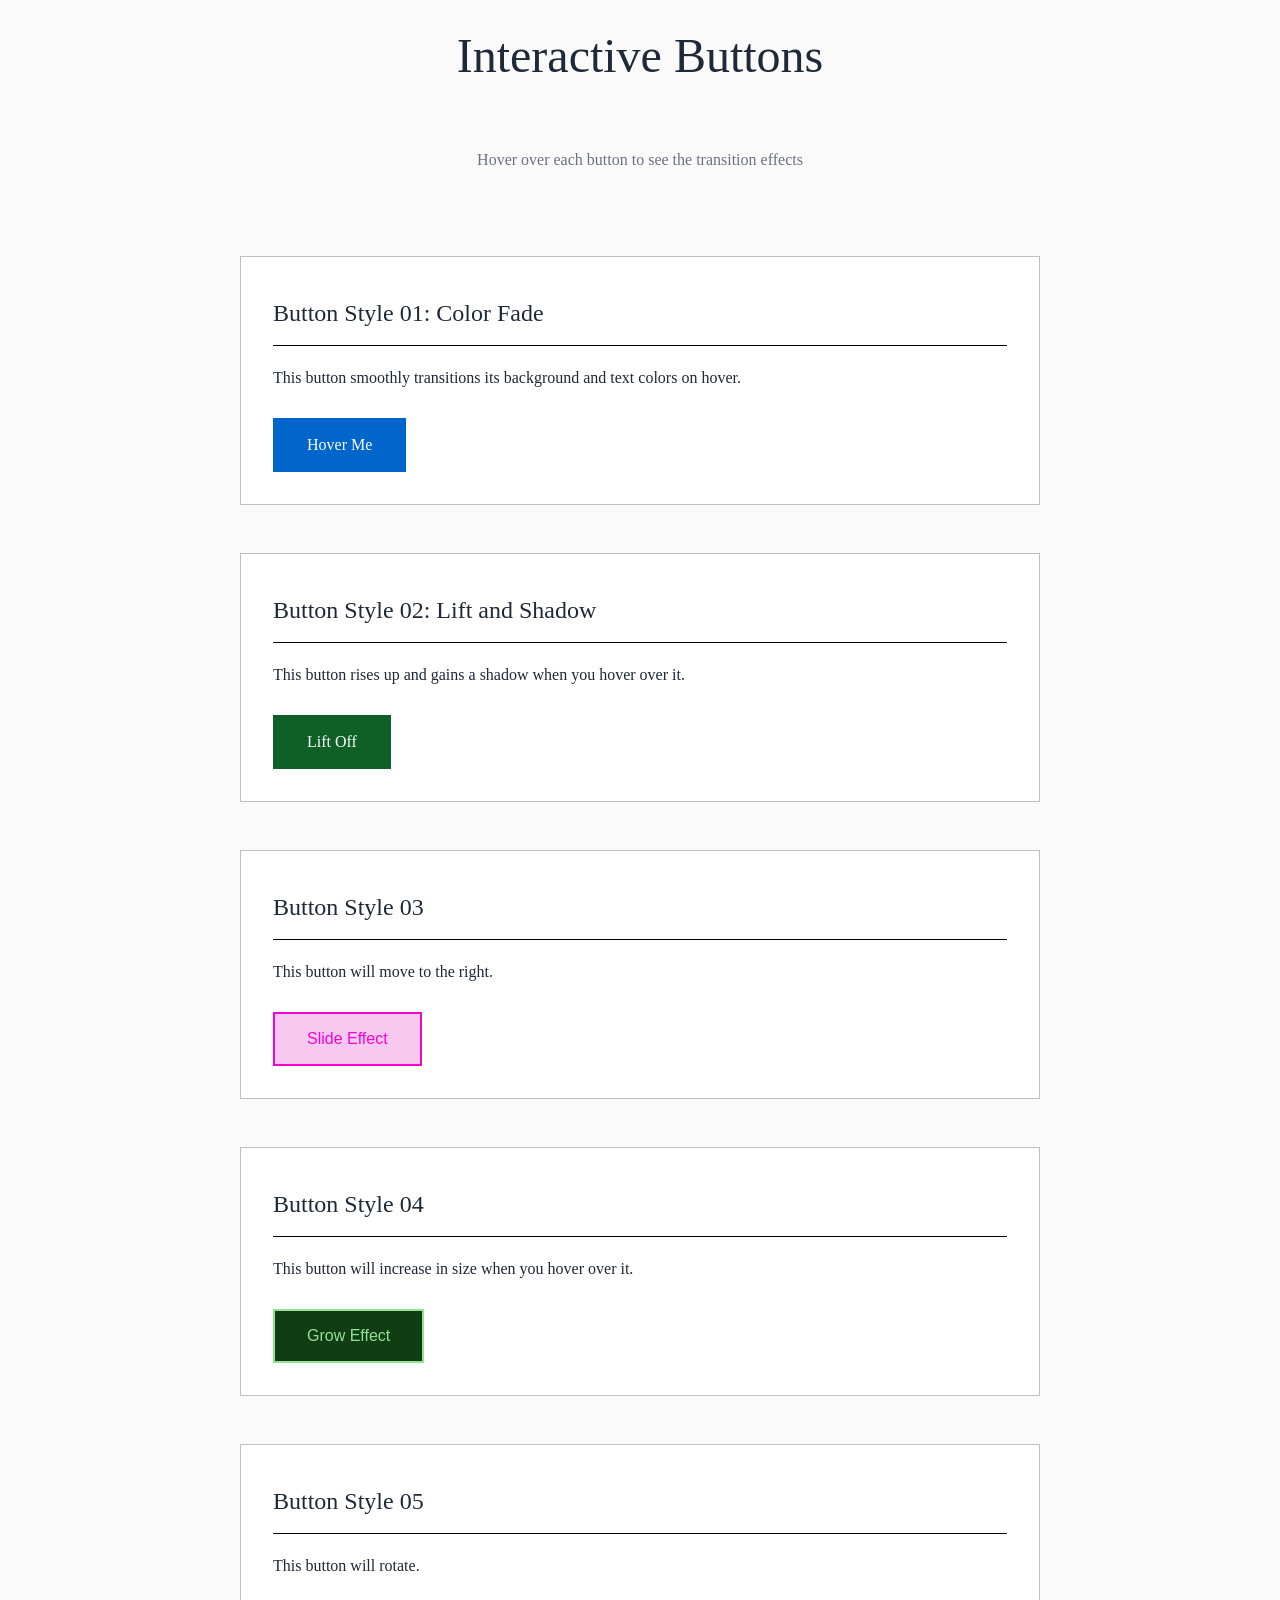
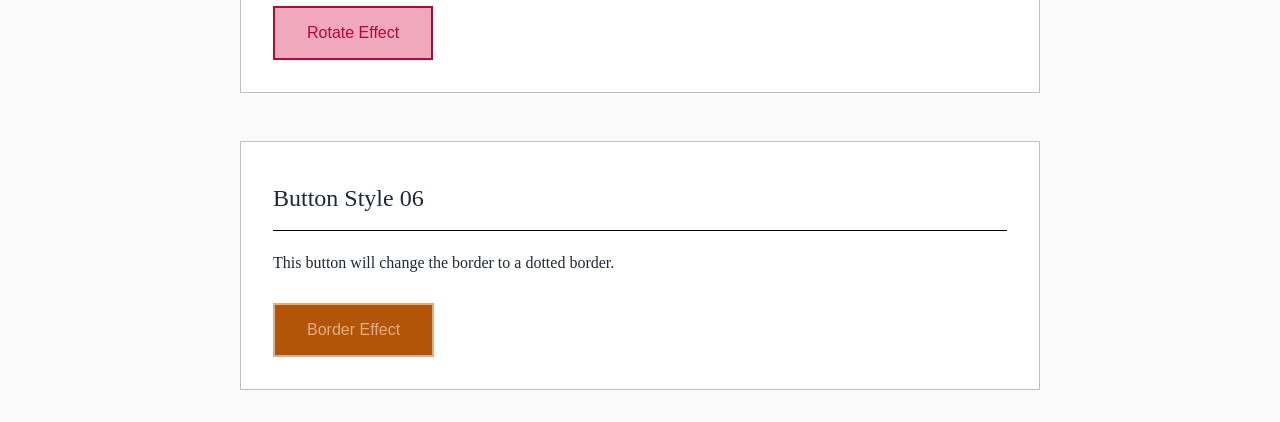
<file: week-05-exercise-01/index.html>
<!DOCTYPE html>
<html lang="en">

<head>
    <meta charset="UTF-8">
    <meta name="viewport" content="width=device-width, initial-scale=1.0">
    <title>Exercises Week 05 Exercise 01: Interactive Buttons</title>
    <link rel="stylesheet" href="./style.css">
</head>

<body>
    <div class="container">
        <h1>Interactive Buttons</h1>
        <p class="subtitle">Hover over each button to see the transition effects</p>

        <section class="button-section">
            <h2>Button Style 01: Color Fade</h2>
            <p>This button smoothly transitions its background and text colors on hover.</p>
            <button class="button-01">Hover Me</button>
        </section>


        <section class="button-section">
            <h2>Button Style 02: Lift and Shadow</h2>
            <p>This button rises up and gains a shadow when you hover over it.</p>
            <button class="button-02">Lift Off</button>
        </section>

        <section class="button-section">
            <h2>Button Style 03</h2>
            <p>This button will move to the right.</p>
            <button class="button-03">Slide Effect</button>
        </section>

        <section class="button-section">
            <h2>Button Style 04</h2>
            <p>This button will increase in size when you hover over it.</p>
            <button class="button-04">Grow Effect</button>
        </section>

        <section class="button-section">
            <h2>Button Style 05</h2>
            <p>This button will rotate.</p>
            <button class="button-05">Rotate Effect</button>
        </section>

        <section class="button-section">
            <h2>Button Style 06</h2>
            <p>This button will change the border to a dotted border.</p>
            <button class="button-06">Border Effect</button>
        </section>
    </div>
</body>

</html>
</file>
<file: project-01/style.css>
body {
    background-color: rgb(250, 229, 232);
    margin: 20px;
}

h1 {
    background-color: lightpink;
    text-align: center;
    padding: 16px;
    margin: 10px;
    color:rgb(94, 64, 36)
}

h2 {
    text-align: center;
    color: rgb(94, 64, 36);
    Padding: 10px;
}

h3 {
    color: rgb(94, 64, 36);
}

p {
    text-align: center;
    color: rgb(66, 49, 33);
    
}

nav {
    display: flex;
    color: rgb(94, 64, 36);
    background-color: pink;
    justify-content: space-around;
    margin: 10px;
    padding: 8px 15px;
    transition: 0.3s;
    
}

nav:hover {
    background-color: rgb(231, 98, 160);
    transform: scale(1.1);
    color: rgb(94, 64, 36);
    transition: 0.3s;
}

.collection-grid {
    margin: 50px 0;
    display: flex;
    flex-wrap: wrap;
    gap:20px;
}

.collection-card {
    border: 4px dotted rgb(94, 64, 36);
    background-color:  lightpink;
    padding: 16px;
    flex-grow: 1;
    flex-shrink: 1;
    flex-basis: 300px;
    transition: 0.3s;
}

.collection-card:hover {
    background-color: rgb(231, 98, 160);
    color:rgb(94, 64, 36);
    transition: 0.3s;
    transform: scale(1.1);
}

.collection-card img {
    height: auto;
    display: block;
    border: 2px dotted rgb(226, 43, 74);
    width: 100%;
}
.about {
    text-align: center;
    padding: 20px;
    border: 3px dotted rgb(94, 64, 36);
    margin: 10px;
    background-color: lightpink;
}

.skills {
    padding: 10px; 
    color:rgb(94, 64, 36); 
    background-color: lightpink;
    border: 3px dotted rgb(94, 64, 36);
    margin: 10px;
}

.skills ul{
    text-align: center;
    list-style-position: inside;
}


footer {
    background-color: lightpink;
    text-align: center;
    border: 2px solid rgb(94, 64, 36);
}

@media (width >= 480px){
    .collection-card {
        flex-basis: 45%;
    }
}
@media (width >= 1024px) {
    .collection-card {
        flex-basis: 30%;
    }
}
</file>
<file: week-03-exercise-01/style.css>
*{ box-sizing: border-box; }
    body {
        font-family: arial, sans-serfis;
        background-color: #6B6042;
        margin: 20px;
        padding: 10px;
    }
    .card {
        max-width: 600px;
        margin: 0;
        padding: 30px;
        background-color: #CAF5FC;
        border: 4px dotted #3B2805;
    }
    .card h1 {
        color: #3B2805;
        font-size: 45px;
        margin: 20px;
    }
.card p {
    color: #3B2805;
    font-size: 20px;
    margin: 0;
}
</file>
<file: week-04-exercise-01/style.css>
* {
    box-sizing: border-box;
}

html,
body {
    min-height: 100vh;
    margin: 0;
}

body {
    font-family: "Times New Roman", serif;
    line-height: 2;
    display: flex;
    justify-content: center;
    align-items: flex-start;
    padding: 32px 0;
}

main {
    max-width: 800px;
    width: 90%;
    padding: 16px;
    border: 1px solid rgba(0, 0, 0, 0.25);
}

h1 {
    font-weight: normal;
    font-size: 48px;
    line-height: 1em;
    margin-top: 48px;
    margin-bottom: 48px;
    text-align: center;
}

h2 {
    font-size: 24px;
    margin-top: 48px;
    margin-bottom: 16px;
    border-bottom: 1px solid rgba(0, 0, 0, 1);
    padding-bottom: 16px;
}

p {
    margin-bottom: 16px;
}

.screenshot-container {
    margin: 32px 0;
    padding: 16px;
    border: 1px solid rgba(0, 0, 0, 1);
    text-align: center;
}

.screenshot-container img {
    max-width: 100%;
    height: auto;
    display: block;
    margin: 0 auto;
    border: 1px solid rgba(0, 0, 0, 0.25);
}
</file>
<file: week-04-exercise-02/style.css>
* {
    box-sizing: border-box;
}

html,
body {
    min-height: 100vh;
    margin: 0;
}

body {
    font-family: "Times New Roman", serif;
    line-height: 2;
    display: flex;
    justify-content: center;
    align-items: flex-start;
    padding: 32px 0;
    background-color: #fce8ed;
    color: #654236'
}

main {
    max-width: 1200px;
    width: 90%;
    padding: 16px;
    border: 1px solid #d9aeb5;
    background-color: #fff7f5;

}

h1 {
    font-weight: normal;
    font-size: 48px;
    line-height: 1em;
    margin-top: 48px;
    margin-bottom: 48px;
    text-align: center;
    color: #704638;
}

main>p {
    margin-bottom: 32px;
    text-align: center;
    max-width: 800px;
    margin-left: auto;
    margin-right: auto;
}

.collection-grid {
    margin: 48px 0;
    display: flex;
    flex-wrap: wrap;
    gap:20px;
}

.collection-card {
    border: 1px solid #e5bdc4;;
    background-color: #fafafa;
    padding: 16px;
    flex-grow: 1;
    flex-shrink: 1;
    flex-basis: 300px;
}

.collection-card img {
    width: 100%;
    height: auto;
    display: block;
    border: 1px solid rgba(0, 0, 0, 0.25);
    margin-bottom: 16px;
}

.collection-card h2 {
    font-size: 24px;
    font-weight: bold;
    margin-top: 0;
    margin-bottom: 8px;
    line-height: 1.2;
    color: #704638;
}

.collection-card .details {
    font-size: 14px;
    color: #a47778;
    margin-bottom: 16px;
    font-style: italic;
}

.collection-card .description {
    font-size: 16px;
    margin-bottom: 0;
    line-height: 1.6;
    color: #654236;
}

@media (width >= 480px){
    .collection-card {
        flex-basis: 45%;
    }
}
@media (width >= 1024px) {
    .collection-card {
        flex-basis: 30%;
    }
}
</file>
<file: week-05-exercise-01/style.css>
* {
    margin: 0;
    padding: 0;
    box-sizing: border-box;
}

body {
    font-family: "Times New Roman", serif;
    line-height: 2;
    background-color: #fafafa;
    color: #1F2937;
    padding: 32px 16px;
}

.container {
    max-width: 800px;
    margin: 0 auto;
    display: flex;
    flex-direction: column;
    gap: 48px;
}

h1 {
    font-size: 48px;
    line-height: 1em;
    font-weight: normal;
    text-align: center;
    margin-bottom: 16px;
}

.subtitle {
    text-align: center;
    font-size: 16px;
    color: #6B7280;
    margin-bottom: 32px;
}

h2 {
    font-size: 24px;
    font-weight: normal;
    border-bottom: 1px solid rgba(0, 0, 0, 1);
    padding-bottom: 8px;
    margin-bottom: 16px;
}

.button-section {
    padding: 32px;
    background-color: #ffffff;
    border: 1px solid rgba(0, 0, 0, 0.25);
}

.button-section p {
    font-size: 16px;
    margin-bottom: 24px;
}

button {
    font-family: "Times New Roman", serif;
    font-size: 16px;
    cursor: pointer;
    border-radius: 0;
}

.button-01 {
    background-color: #0066CC;
    color: #ffffff;
    padding: 16px 32px;
    border: 2px solid #0066CC;
    transition: background-color 0.3s ease, color 0.3s ease, border-color 0.3s ease;
}

.button-01:hover {
    background-color: #ffffff;
    color: #0066CC;
    border-color: #0066CC;
}

.button-02 {
    background-color: #0e6027;
    color: #ffffff;
    padding: 16px 32px;
    border: 2px solid #0e6027;
    transition: transform 0.3s ease, box-shadow 0.3s ease;
}

.button-02:hover {
    transform: translateY(-4px);
    box-shadow: 0 8px 16px rgba(0, 0, 0, 0.2);
}

.button-03 {
    background-color: #f7c8f0;
    color: #f505d1;
    border-color: #f7c8f0;
    border: 2px solid;
    font-family: arial, sans-serif;
    transition: transform 0.3s ease;
    padding: 16px 32px;
}

.button-03:hover {
    transform: translateX(10px);
}

.button-04 {
    background-color: #113d13;
    color: #94e098;
    padding: 16px 32px;
    border-color: #113d13;
    border: 2px solid;
    font-family: arial, sans-serif;
    transition: transform 0.3s ease;
}

.button-04:hover {
    transform: scale(1.1);
}

.button-05 {
    background-color: #f0a8bc;
    color: #b30939;
    padding: 16px 32px;
    border-color: #f0a8bc;
    border:2px solid;
    font-family: arial, sans-serif;
    transition: transfrom 0.3s ease, border-radius 0.3s case;
}

.button-05:hover {
    transform: rotate(-4deg);
    border-radius: 15px;
}

.button-06 {
    background-color: #b35509;
    color: #e0ae84;
    padding: 16px 32px;
    border-color: #b35509;
    border: 2px solid;
    font-family: arial, sans-serif;
    transition: border 0.3s ease, background-color 0.3s ease;
}

.button-06:hover {
    background-color: transparent;
    border: 2px dotted #523926;
}
</file>
